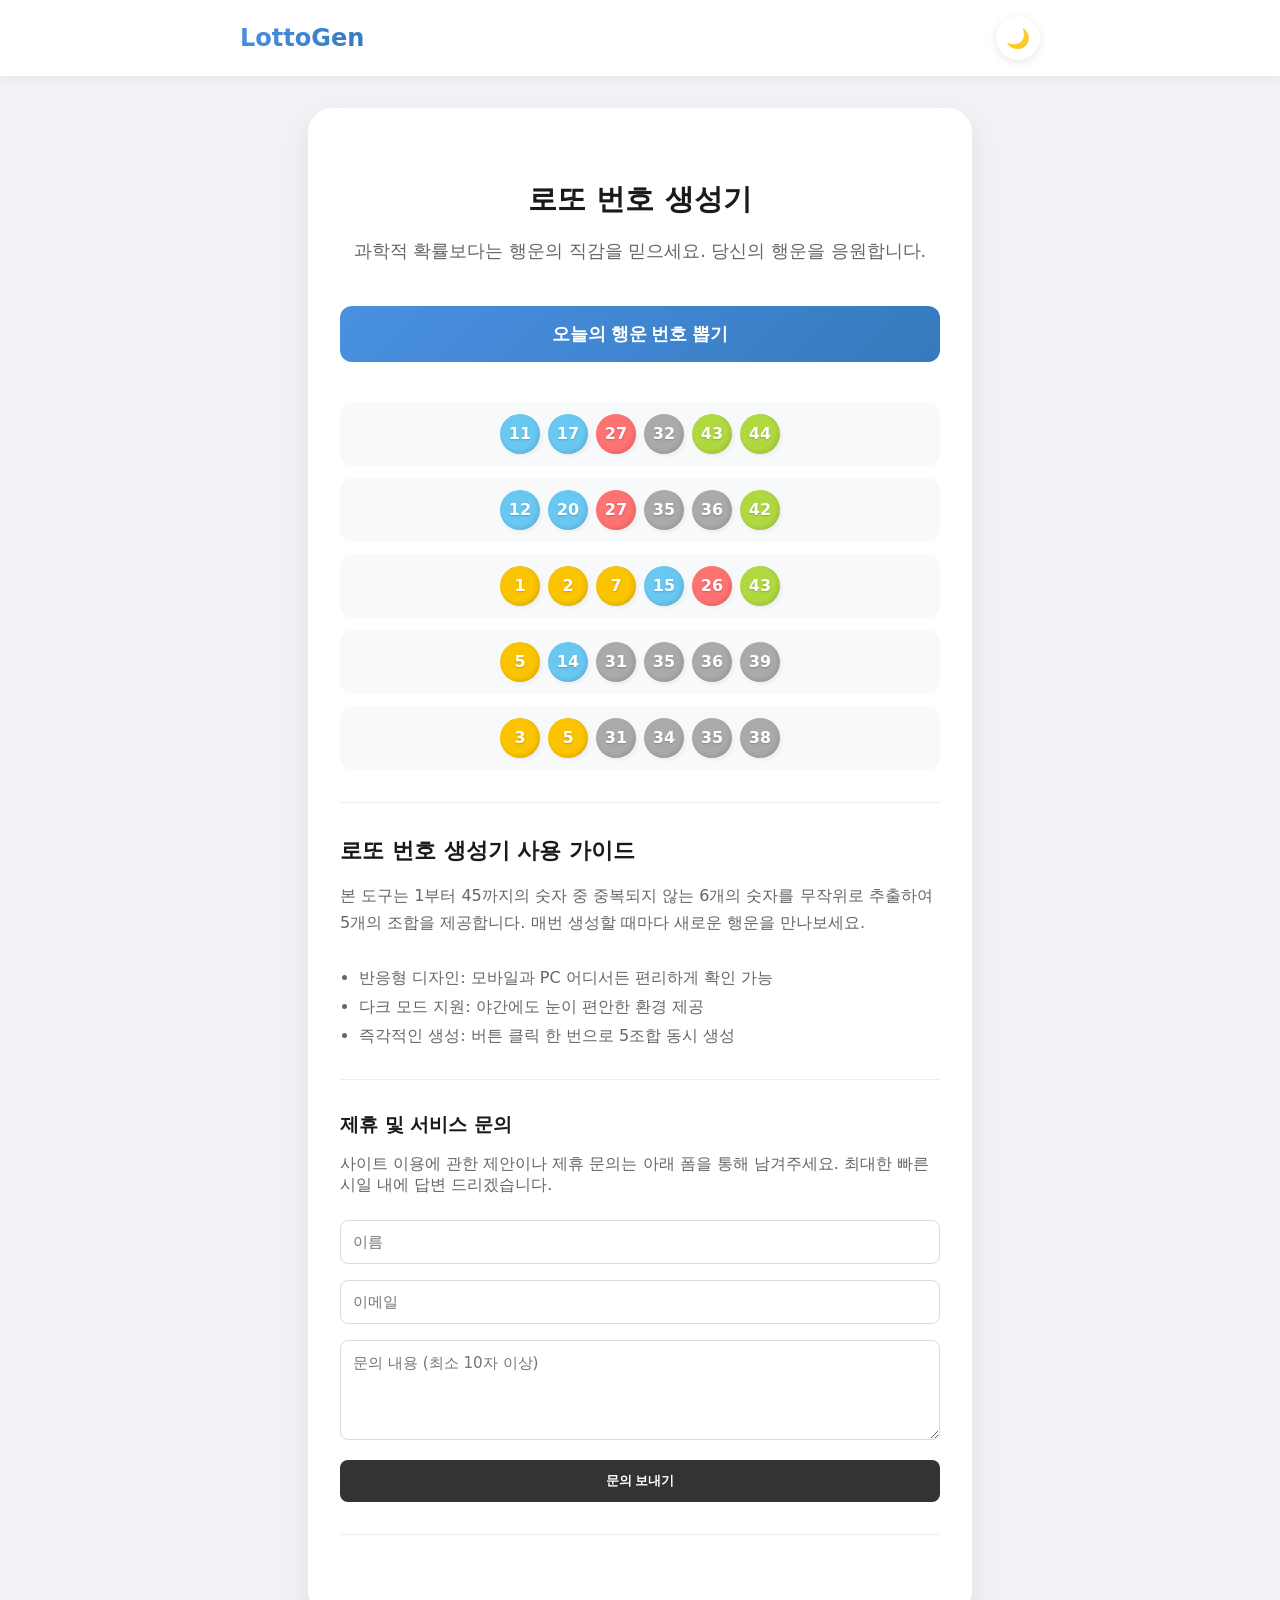
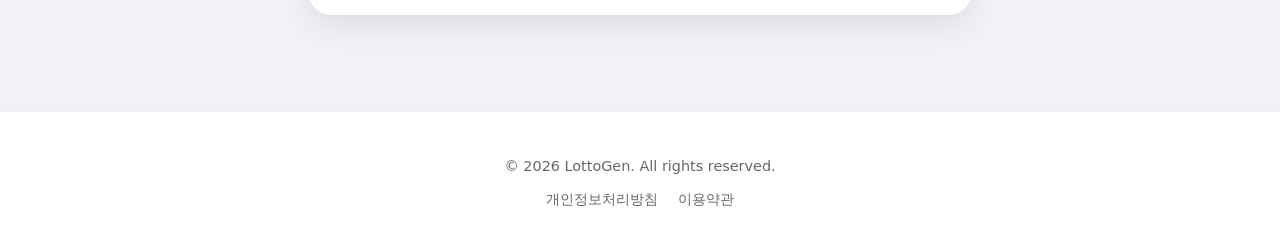
<file: index.html>
<!doctype html>
<html lang="ko">
<head>
  <meta charset="UTF-8" />
  <meta name="viewport" content="width=device-width, initial-scale=1.0" />
  <meta name="google-adsense-account" content="ca-pub-7230177709726569">
  <title>로또 번호 생성기</title>
  <script async src="https://pagead2.googlesyndication.com/pagead/js/adsbygoogle.js?client=ca-pub-7230177709726569"
     crossorigin="anonymous"></script>
  <!-- Google tag (gtag.js) -->
  <script async src="https://www.googletagmanager.com/gtag/js?id=G-WGDGPVDKD7"></script>
  <script>
    window.dataLayer = window.dataLayer || [];
    function gtag(){dataLayer.push(arguments);}
    gtag('js', new Date());

    gtag('config', 'G-WGDGPVDKD7');
  </script>
  <script type="text/javascript">
    (function(c,l,a,r,i,t,y){
        c[a]=c[a]||function(){(c[a].q=c[a].q||[]).push(arguments)};
        t=l.createElement(r);t.async=1;t.src="https://www.clarity.ms/tag/"+i;
        y=l.getElementsByTagName(r)[0];y.parentNode.insertBefore(t,y);
    })(window, document, "clarity", "script", "wns5ivc8nj");
  </script>
  <link href='/style.css' rel='stylesheet'>
</head>
<body>
  <header>
    <nav class="navbar">
      <div class="nav-container">
        <a href="/" class="logo">LottoGen</a>
        <div class="nav-right">
          <button id="theme-btn" aria-label="테마 전환">
            <span class="mode-icon">🌙</span>
          </button>
        </div>
      </div>
    </nav>
  </header>

  <main class="container">
    <section class="hero-section">
      <h1>로또 번호 생성기</h1>
      <p class="subtitle">과학적 확률보다는 행운의 직감을 믿으세요. 당신의 행운을 응원합니다.</p>
      <button id="generate-btn">오늘의 행운 번호 뽑기</button>
      <div id="lotto-container"></div>
    </section>

    <hr class="divider">

    <section class="how-to-use">
      <h2>로또 번호 생성기 사용 가이드</h2>
      <p>본 도구는 1부터 45까지의 숫자 중 중복되지 않는 6개의 숫자를 무작위로 추출하여 5개의 조합을 제공합니다. 매번 생성할 때마다 새로운 행운을 만나보세요.</p>
      <ul class="feature-list">
        <li>반응형 디자인: 모바일과 PC 어디서든 편리하게 확인 가능</li>
        <li>다크 모드 지원: 야간에도 눈이 편안한 환경 제공</li>
        <li>즉각적인 생성: 버튼 클릭 한 번으로 5조합 동시 생성</li>
      </ul>
    </section>

    <hr class="divider">

    <section class="contact-section">
      <h3>제휴 및 서비스 문의</h3>
      <p class="contact-desc">사이트 이용에 관한 제안이나 제휴 문의는 아래 폼을 통해 남겨주세요. 최대한 빠른 시일 내에 답변 드리겠습니다.</p>
      <form action="https://formspree.io/f/meenznyr" method="POST" id="contact-form">
        <div class="form-group">
          <input type="text" name="name" placeholder="이름" required>
        </div>
        <div class="form-group">
          <input type="email" name="_replyto" placeholder="이메일" required>
        </div>
        <div class="form-group">
          <textarea name="message" placeholder="문의 내용 (최소 10자 이상)" required minlength="10"></textarea>
        </div>
        <button type="submit" id="submit-btn">문의 보내기</button>
      </form>
    </section>

    <hr class="divider">
    <div id="disqus_thread"></div>
    <script>
        (function() { 
        var d = document, s = d.createElement('script');
        s.src = 'https://bong-6.disqus.com/embed.js';
        s.setAttribute('data-timestamp', +new Date());
        (d.head || d.body).appendChild(s);
        })();
    </script>
  </main>

  <footer class="footer">
    <div class="footer-content">
      <p>&copy; 2026 LottoGen. All rights reserved.</p>
      <div class="footer-links">
        <a href="/privacy.html">개인정보처리방침</a>
        <a href="/terms.html">이용약관</a>
      </div>
    </div>
  </footer>
  <script defer type="text/javascript" src="/main.js"></script>
</body>
</html>
</file>
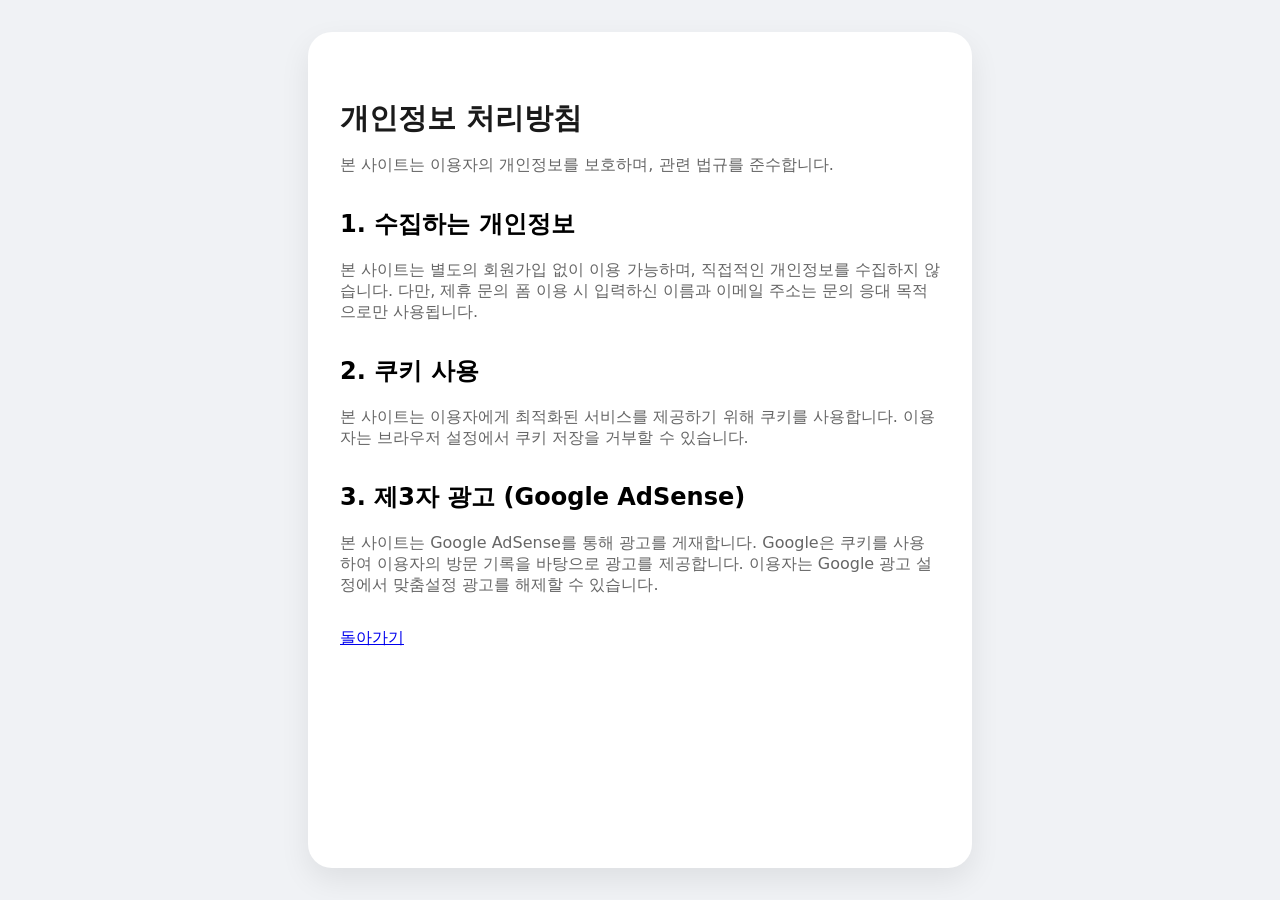
<file: privacy.html>
<!doctype html>
<html lang="ko">
<head>
  <meta charset="UTF-8" />
  <meta name="viewport" content="width=device-width, initial-scale=1.0" />
  <title>개인정보 처리방침 - LottoGen</title>
  <link href='/style.css' rel='stylesheet'>
  <!-- Google tag (gtag.js) -->
  <script async src="https://www.googletagmanager.com/gtag/js?id=G-WGDGPVDKD7"></script>
  <script>
    window.dataLayer = window.dataLayer || [];
    function gtag(){dataLayer.push(arguments);}
    gtag('js', new Date());

    gtag('config', 'G-WGDGPVDKD7');
  </script>
  <script type="text/javascript">
    (function(c,l,a,r,i,t,y){
        c[a]=c[a]||function(){(c[a].q=c[a].q||[]).push(arguments)};
        t=l.createElement(r);t.async=1;t.src="https://www.clarity.ms/tag/"+i;
        y=l.getElementsByTagName(r)[0];y.parentNode.insertBefore(t,y);
    })(window, document, "clarity", "script", "wns5ivc8nj");
  </script>
</head>
<body>
  <div class="container" style="text-align: left;">
    <h1>개인정보 처리방침</h1>
    <p>본 사이트는 이용자의 개인정보를 보호하며, 관련 법규를 준수합니다.</p>
    <h2>1. 수집하는 개인정보</h2>
    <p>본 사이트는 별도의 회원가입 없이 이용 가능하며, 직접적인 개인정보를 수집하지 않습니다. 다만, 제휴 문의 폼 이용 시 입력하신 이름과 이메일 주소는 문의 응대 목적으로만 사용됩니다.</p>
    <h2>2. 쿠키 사용</h2>
    <p>본 사이트는 이용자에게 최적화된 서비스를 제공하기 위해 쿠키를 사용합니다. 이용자는 브라우저 설정에서 쿠키 저장을 거부할 수 있습니다.</p>
    <h2>3. 제3자 광고 (Google AdSense)</h2>
    <p>본 사이트는 Google AdSense를 통해 광고를 게재합니다. Google은 쿠키를 사용하여 이용자의 방문 기록을 바탕으로 광고를 제공합니다. 이용자는 Google 광고 설정에서 맞춤설정 광고를 해제할 수 있습니다.</p>
    <a href="/">돌아가기</a>
  </div>
</body>
</html>
</file>
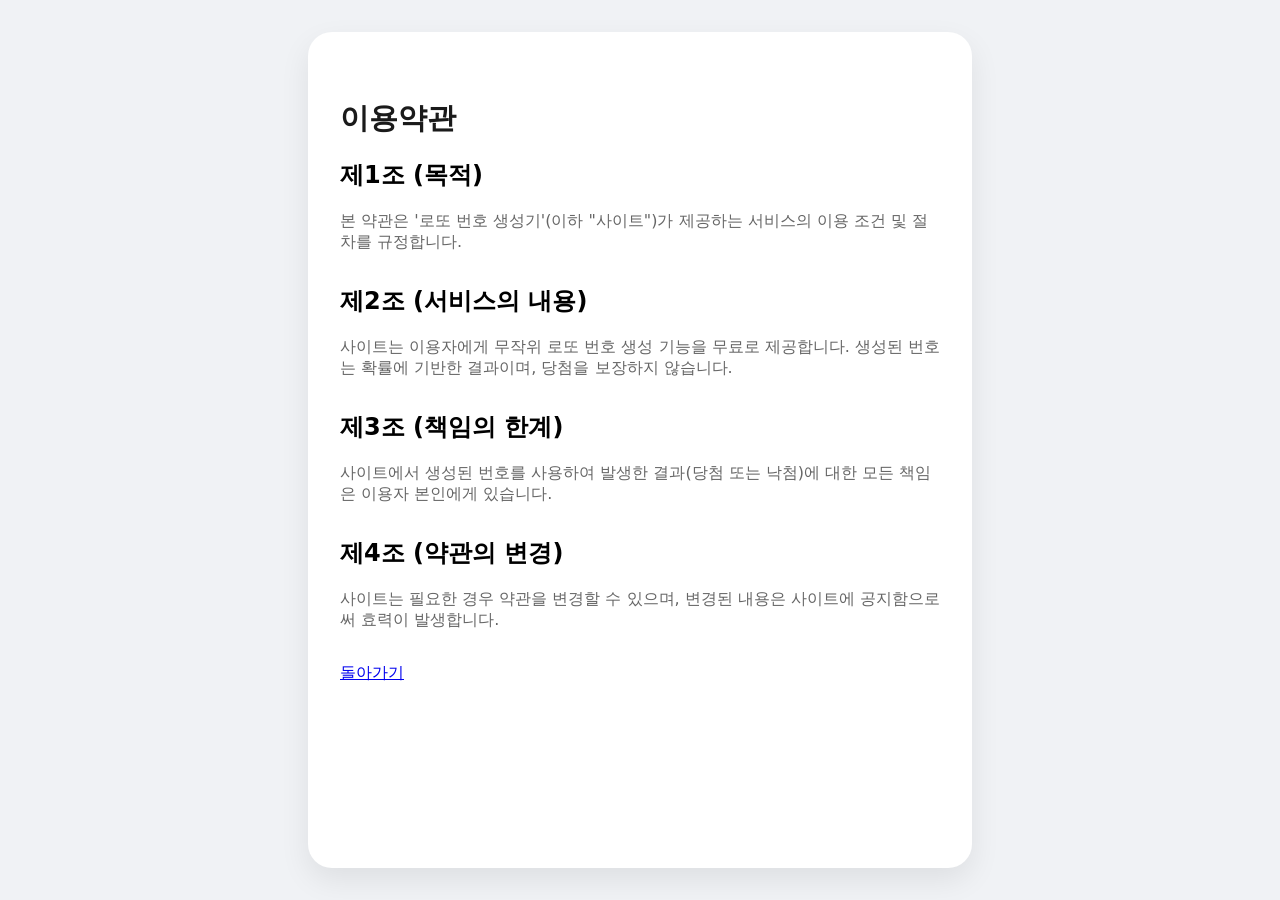
<file: terms.html>
<!doctype html>
<html lang="ko">
<head>
  <meta charset="UTF-8" />
  <meta name="viewport" content="width=device-width, initial-scale=1.0" />
  <title>이용약관 - LottoGen</title>
  <link href='/style.css' rel='stylesheet'>
  <!-- Google tag (gtag.js) -->
  <script async src="https://www.googletagmanager.com/gtag/js?id=G-WGDGPVDKD7"></script>
  <script>
    window.dataLayer = window.dataLayer || [];
    function gtag(){dataLayer.push(arguments);}
    gtag('js', new Date());

    gtag('config', 'G-WGDGPVDKD7');
  </script>
  <script type="text/javascript">
    (function(c,l,a,r,i,t,y){
        c[a]=c[a]||function(){(c[a].q=c[a].q||[]).push(arguments)};
        t=l.createElement(r);t.async=1;t.src="https://www.clarity.ms/tag/"+i;
        y=l.getElementsByTagName(r)[0];y.parentNode.insertBefore(t,y);
    })(window, document, "clarity", "script", "wns5ivc8nj");
  </script>
</head>
<body>
  <div class="container" style="text-align: left;">
    <h1>이용약관</h1>
    <h2>제1조 (목적)</h2>
    <p>본 약관은 '로또 번호 생성기'(이하 "사이트")가 제공하는 서비스의 이용 조건 및 절차를 규정합니다.</p>
    <h2>제2조 (서비스의 내용)</h2>
    <p>사이트는 이용자에게 무작위 로또 번호 생성 기능을 무료로 제공합니다. 생성된 번호는 확률에 기반한 결과이며, 당첨을 보장하지 않습니다.</p>
    <h2>제3조 (책임의 한계)</h2>
    <p>사이트에서 생성된 번호를 사용하여 발생한 결과(당첨 또는 낙첨)에 대한 모든 책임은 이용자 본인에게 있습니다.</p>
    <h2>제4조 (약관의 변경)</h2>
    <p>사이트는 필요한 경우 약관을 변경할 수 있으며, 변경된 내용은 사이트에 공지함으로써 효력이 발생합니다.</p>
    <a href="/">돌아가기</a>
  </div>
</body>
</html>
</file>
<file: style.css>
:root {
  --bg-color: #f0f2f5;
  --container-bg: #ffffff;
  --text-color: #1a1a1a;
  --sub-text-color: #666666;
  --row-bg: #f8f9fa;
  --btn-gradient: linear-gradient(135deg, #4a90e2 0%, #357abd 100%);
  --toggle-btn-bg: #ffffff;
  --toggle-btn-shadow: 0 2px 8px rgba(0,0,0,0.1);
  --input-bg: #ffffff;
  --input-border: #dddddd;
  --divider-color: #eeeeee;
}

[data-theme='dark'] {
  --bg-color: #121212;
  --container-bg: #1e1e1e;
  --text-color: #e0e0e0;
  --sub-text-color: #b0b0b0;
  --row-bg: #2a2a2a;
  --btn-gradient: linear-gradient(135deg, #3a7bd5 0%, #00d2ff 100%);
  --toggle-btn-bg: #2a2a2a;
  --toggle-btn-shadow: 0 2px 8px rgba(0,0,0,0.4);
  --input-bg: #2a2a2a;
  --input-border: #444444;
  --divider-color: #333333;
}

body {
  font-family: 'Pretendard', -apple-system, BlinkMacSystemFont, system-ui, Roboto, 'Helvetica Neue', 'Segoe UI', 'Apple SD Gothic Neo', 'Noto Sans KR', 'Malgun Gothic', sans-serif;
  background-color: var(--bg-color);
  margin: 0;
  transition: background-color 0.3s ease;
  min-height: 100vh;
  display: flex;
  flex-direction: column;
}

.navbar {
  background: var(--container-bg);
  box-shadow: 0 2px 10px rgba(0,0,0,0.05);
  padding: 1rem 0;
  position: sticky;
  top: 0;
  z-index: 1000;
  transition: background-color 0.3s ease;
}

.nav-container {
  max-width: 800px;
  margin: 0 auto;
  padding: 0 1.5rem;
  display: flex;
  justify-content: space-between;
  align-items: center;
}

.logo {
  font-size: 1.5rem;
  font-weight: 800;
  color: var(--text-color);
  text-decoration: none;
  background: var(--btn-gradient);
  -webkit-background-clip: text;
  -webkit-text-fill-color: transparent;
}

#theme-btn {
  background: var(--toggle-btn-bg);
  border: none;
  width: 44px;
  height: 44px;
  border-radius: 50%;
  cursor: pointer;
  display: flex;
  justify-content: center;
  align-items: center;
  box-shadow: var(--toggle-btn-shadow);
  font-size: 1.2rem;
  transition: transform 0.2s, background-color 0.3s;
}

#theme-btn:hover {
  transform: scale(1.1);
}

.container {
  background: var(--container-bg);
  padding: 3rem 2rem;
  border-radius: 24px;
  box-shadow: 0 12px 30px rgba(0,0,0,0.08);
  max-width: 600px;
  width: 90%;
  margin: 2rem auto;
  text-align: center;
  transition: background-color 0.3s ease;
  flex: 1;
}

h1 { 
  color: var(--text-color); 
  margin-bottom: 0.5rem; 
  font-size: 1.8rem;
  transition: color 0.3s ease;
}

p { 
  color: var(--sub-text-color); 
  margin-bottom: 2rem;
  font-size: 1rem;
  transition: color 0.3s ease;
}

.subtitle {
  font-size: 1.1rem;
  line-height: 1.6;
  margin-bottom: 2.5rem;
}

#generate-btn {
  background: var(--btn-gradient);
  color: white;
  border: none;
  padding: 16px 32px;
  font-size: 1.1rem;
  font-weight: 700;
  border-radius: 12px;
  cursor: pointer;
  transition: transform 0.2s, box-shadow 0.2s, background 0.3s;
  margin-bottom: 2.5rem;
  width: 100%;
}

#generate-btn:hover { 
  transform: translateY(-2px);
  box-shadow: 0 5px 15px rgba(74, 144, 226, 0.4);
}

.lotto-row {
  display: flex;
  justify-content: center;
  gap: 8px;
  margin-bottom: 12px;
  padding: 12px;
  background: var(--row-bg);
  border-radius: 12px;
  transition: background-color 0.3s ease;
}

.ball {
  width: 40px;
  height: 40px;
  border-radius: 50%;
  display: flex;
  justify-content: center;
  align-items: center;
  color: white;
  font-weight: bold;
  font-size: 1rem;
  text-shadow: 0 1px 2px rgba(0,0,0,0.2);
  box-shadow: inset -2px -2px 4px rgba(0,0,0,0.1), 2px 2px 4px rgba(0,0,0,0.05);
}

.range-1 { background-color: #fbc400; }
.range-11 { background-color: #69c8f2; }
.range-21 { background-color: #ff7272; }
.range-31 { background-color: #aaaaaa; }
.range-41 { background-color: #b0d840; }

.divider {
  border: 0;
  height: 1px;
  background: var(--divider-color);
  margin: 2rem 0;
}

.how-to-use {
  text-align: left;
}

.how-to-use h2 {
  color: var(--text-color);
  font-size: 1.4rem;
  margin-bottom: 1rem;
}

.how-to-use p {
  text-align: left;
  line-height: 1.7;
}

.feature-list {
  text-align: left;
  color: var(--sub-text-color);
  padding-left: 1.2rem;
  margin-top: 1rem;
}

.feature-list li {
  margin-bottom: 0.5rem;
}

.contact-section {
  text-align: left;
}

.contact-section h3 {
  color: var(--text-color);
  margin-bottom: 1rem;
  font-size: 1.2rem;
}

.contact-desc {
  margin-bottom: 1.5rem;
  text-align: left;
}

.form-group {
  margin-bottom: 1rem;
}

.form-group input, 
.form-group textarea {
  width: 100%;
  padding: 12px;
  border-radius: 8px;
  border: 1px solid var(--input-border);
  background-color: var(--input-bg);
  color: var(--text-color);
  font-family: inherit;
  font-size: 0.95rem;
  box-sizing: border-box;
  transition: border-color 0.2s, background-color 0.3s;
}

.form-group input:focus, 
.form-group textarea:focus {
  outline: none;
  border-color: #4a90e2;
}

.form-group textarea {
  height: 100px;
  resize: vertical;
}

#submit-btn {
  background: #333;
  color: white;
  border: none;
  padding: 12px 24px;
  border-radius: 8px;
  font-weight: 600;
  cursor: pointer;
  width: 100%;
  transition: background 0.2s;
}

[data-theme='dark'] #submit-btn {
  background: #444;
}

#submit-btn:hover {
  background: #000;
}

[data-theme='dark'] #submit-btn:hover {
  background: #555;
}

#disqus_thread {
  margin-top: 1rem;
  width: 100%;
}

.footer {
  background: var(--container-bg);
  padding: 2rem 0;
  margin-top: 4rem;
  border-top: 1px solid var(--divider-color);
  transition: background-color 0.3s ease;
}

.footer-content {
  max-width: 800px;
  margin: 0 auto;
  padding: 0 1.5rem;
  text-align: center;
}

.footer p {
  margin-bottom: 1rem;
  font-size: 0.9rem;
}

.footer-links {
  display: flex;
  justify-content: center;
  gap: 20px;
}

.footer-links a {
  color: var(--sub-text-color);
  text-decoration: none;
  font-size: 0.9rem;
}

.footer-links a:hover {
  color: var(--text-color);
  text-decoration: underline;
}

@media (max-width: 600px) {
  .container {
    padding: 2rem 1.2rem;
    margin: 1rem auto;
  }
}

@media (max-width: 400px) {
  .ball {
    width: 32px;
    height: 32px;
    font-size: 0.9rem;
  }
  .lotto-row {
    gap: 5px;
  }
}
</file>
